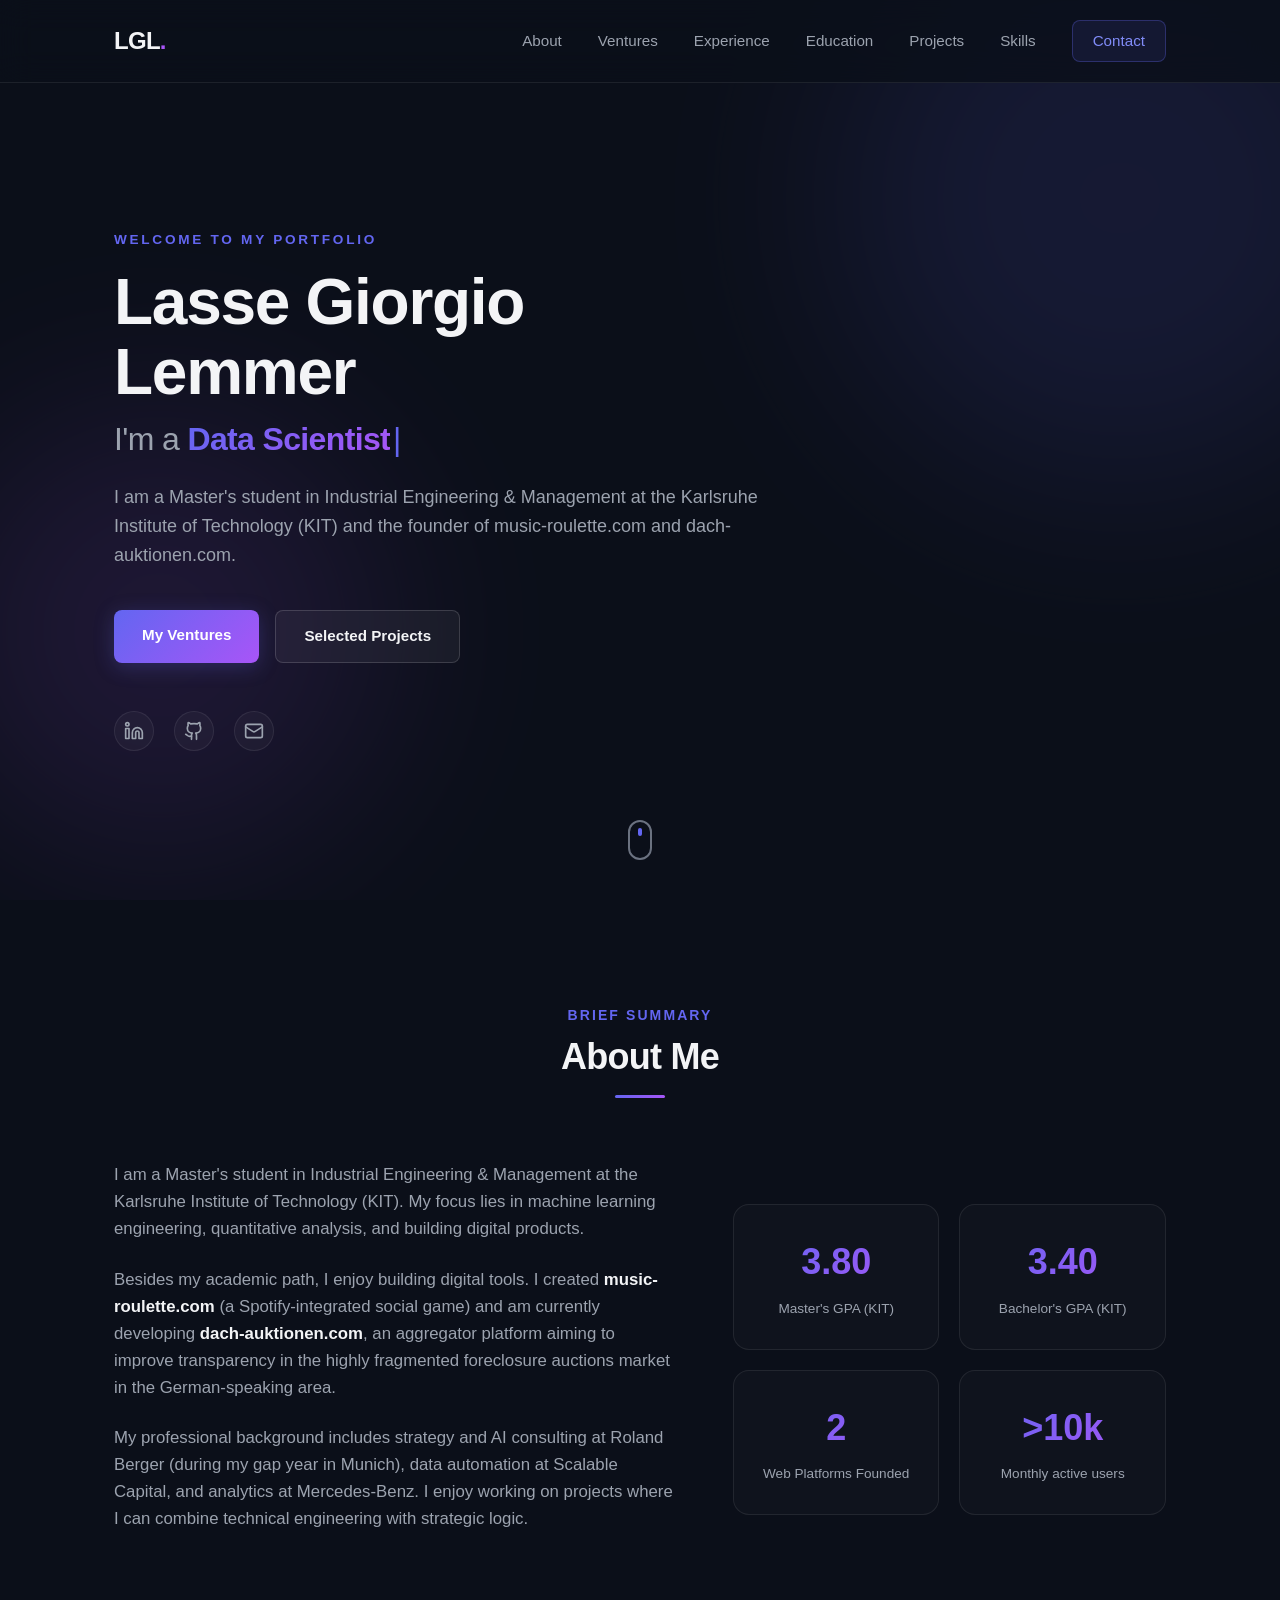
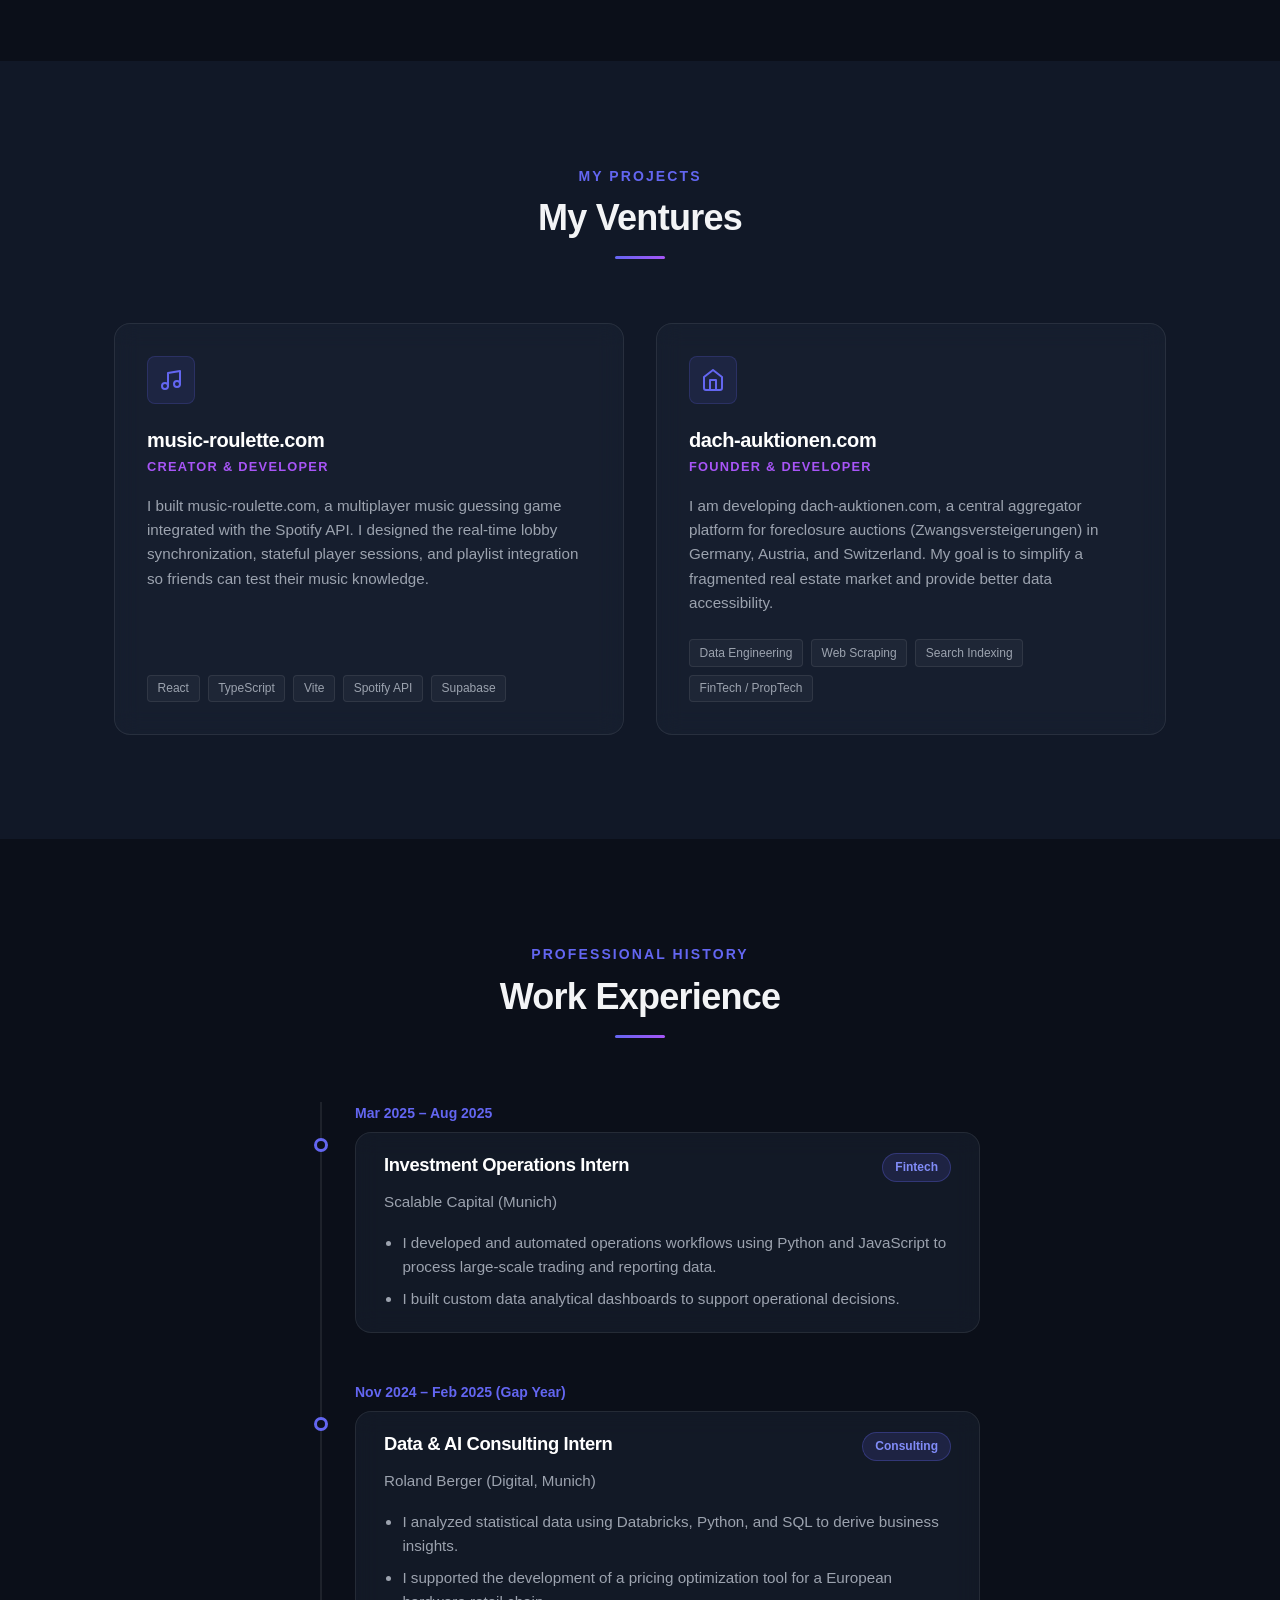
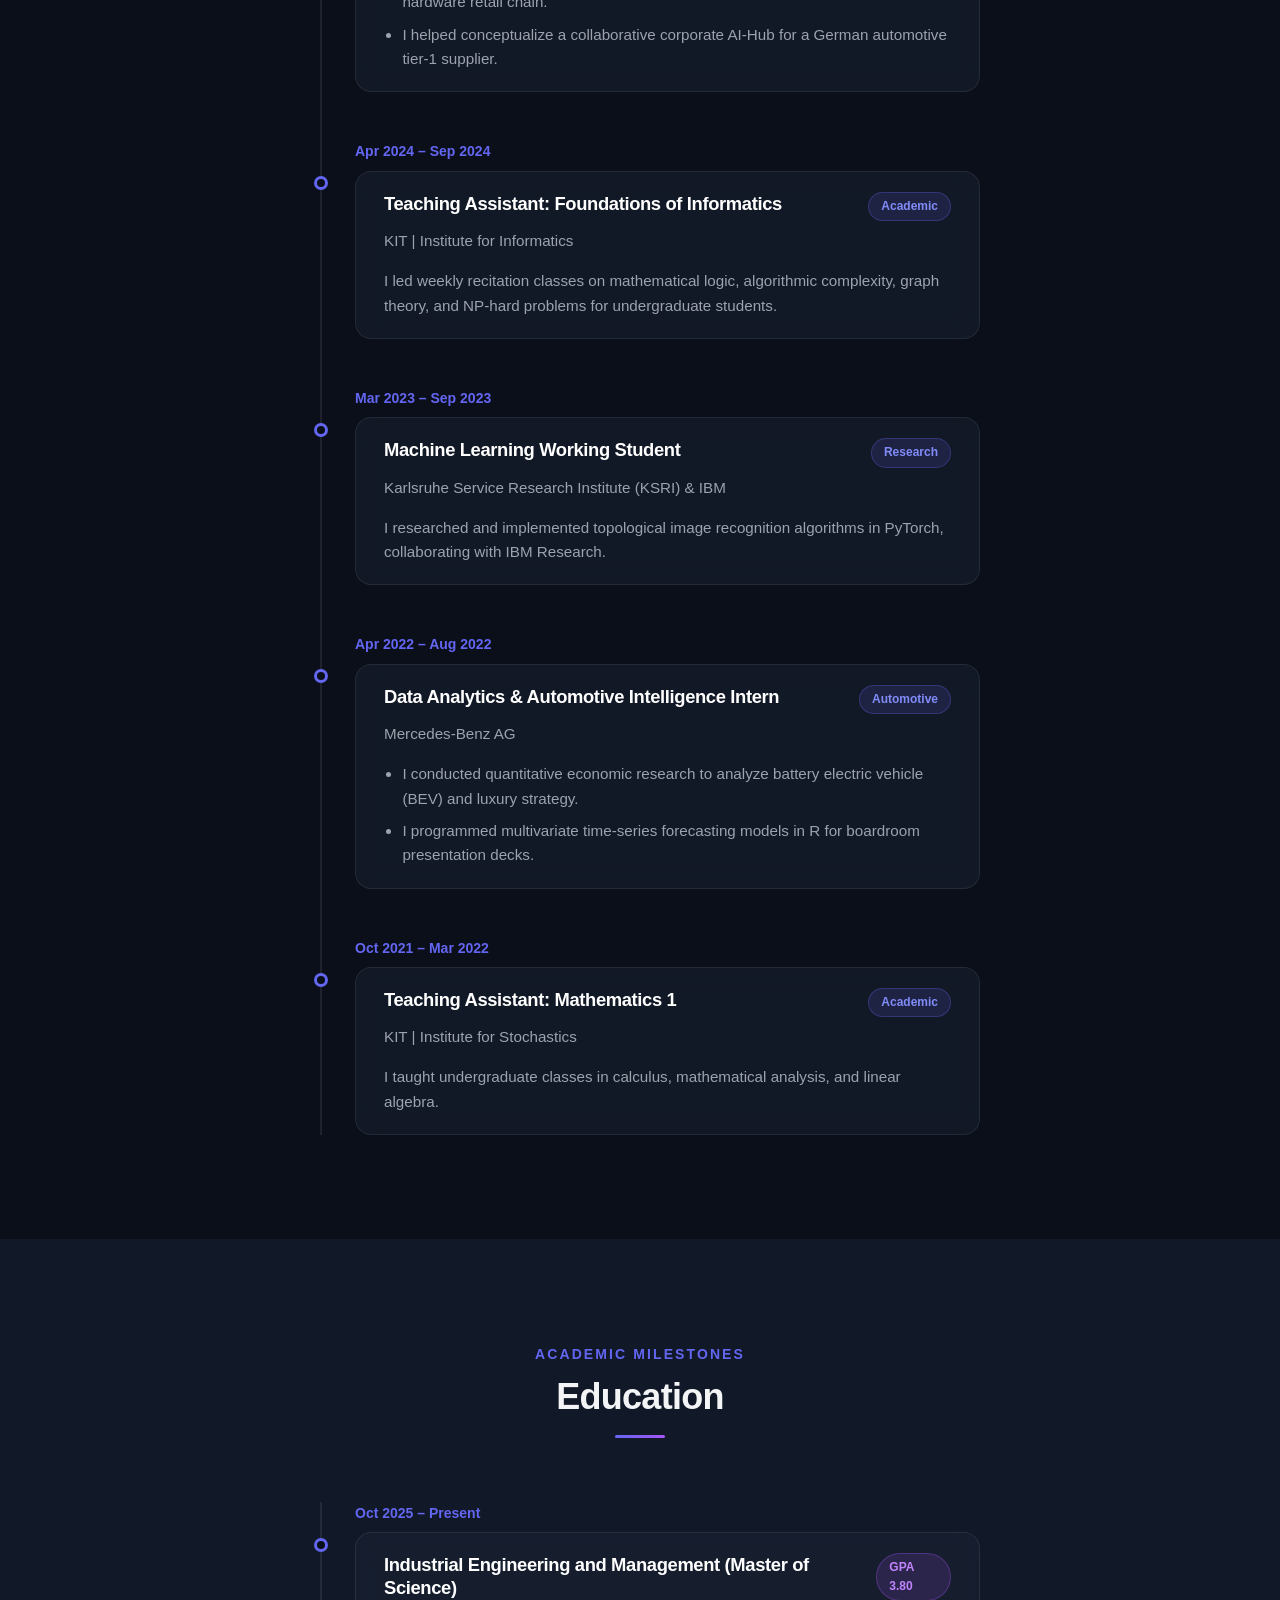
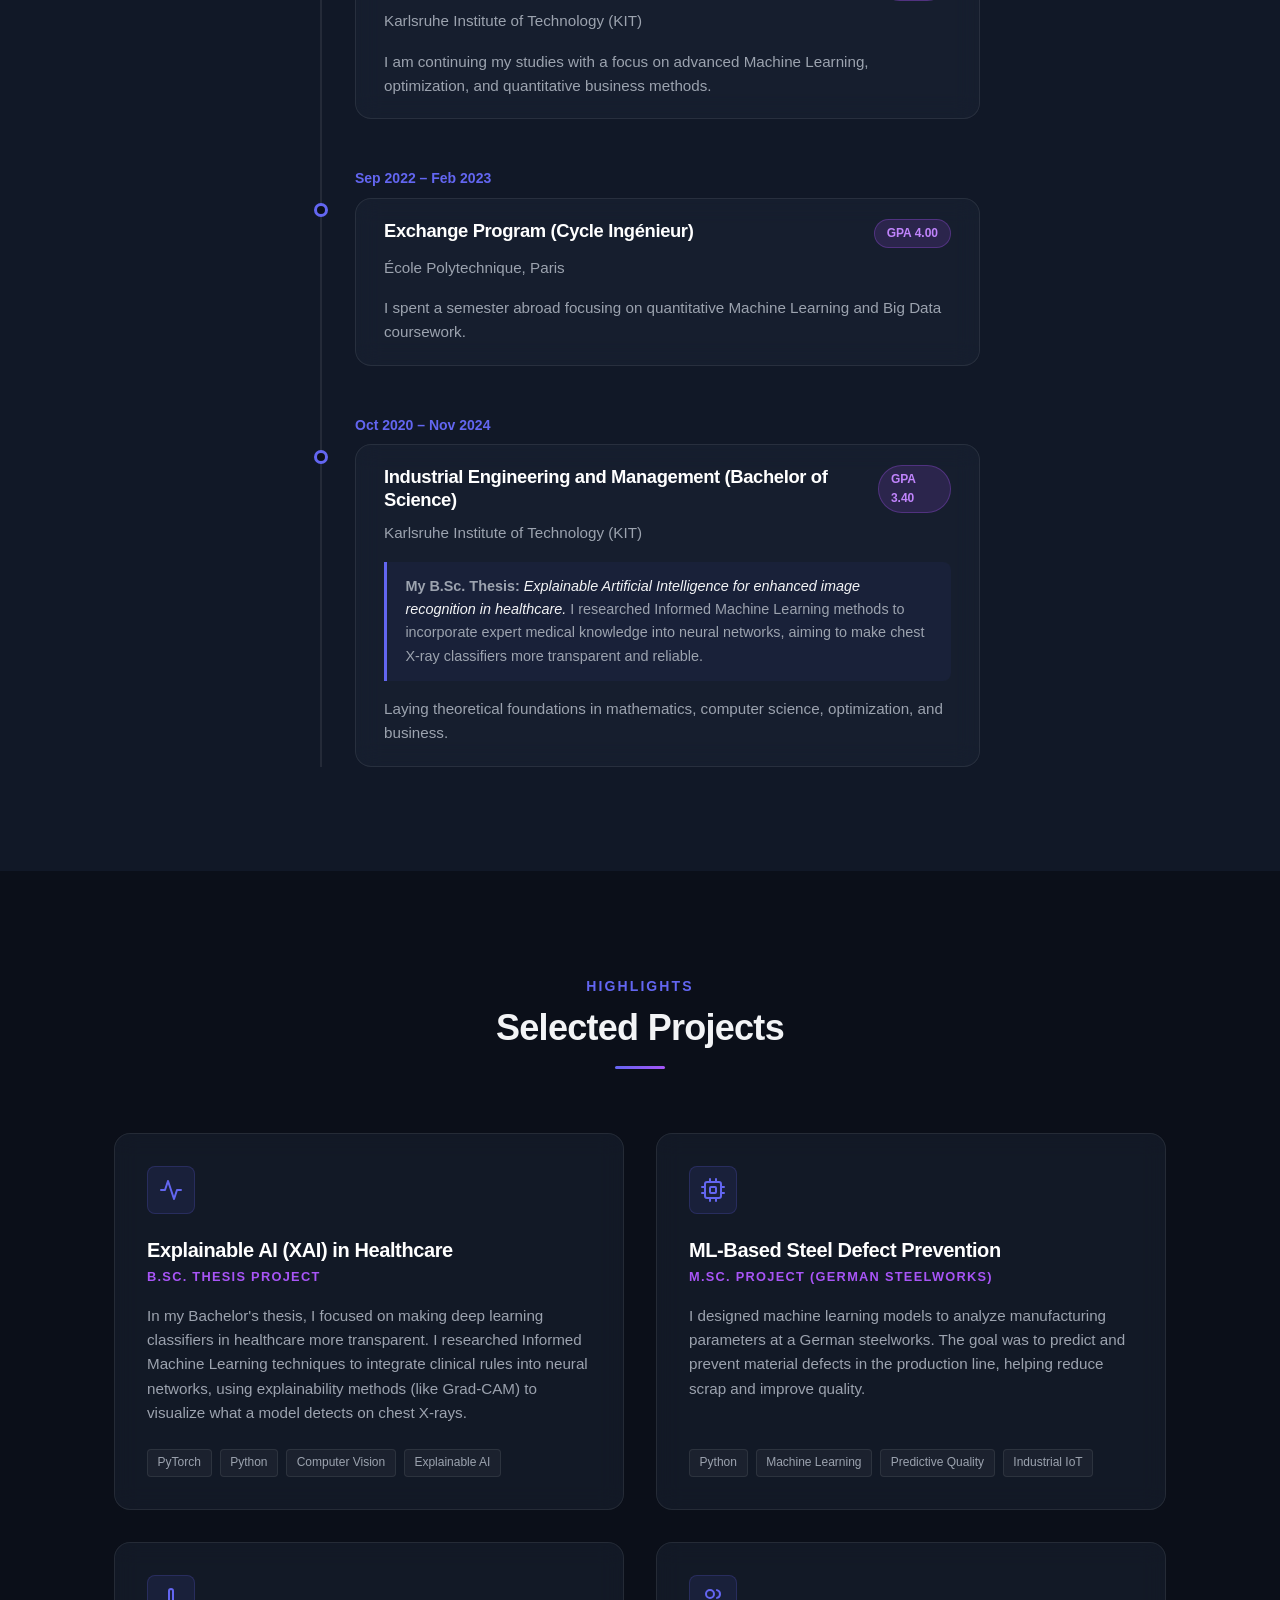
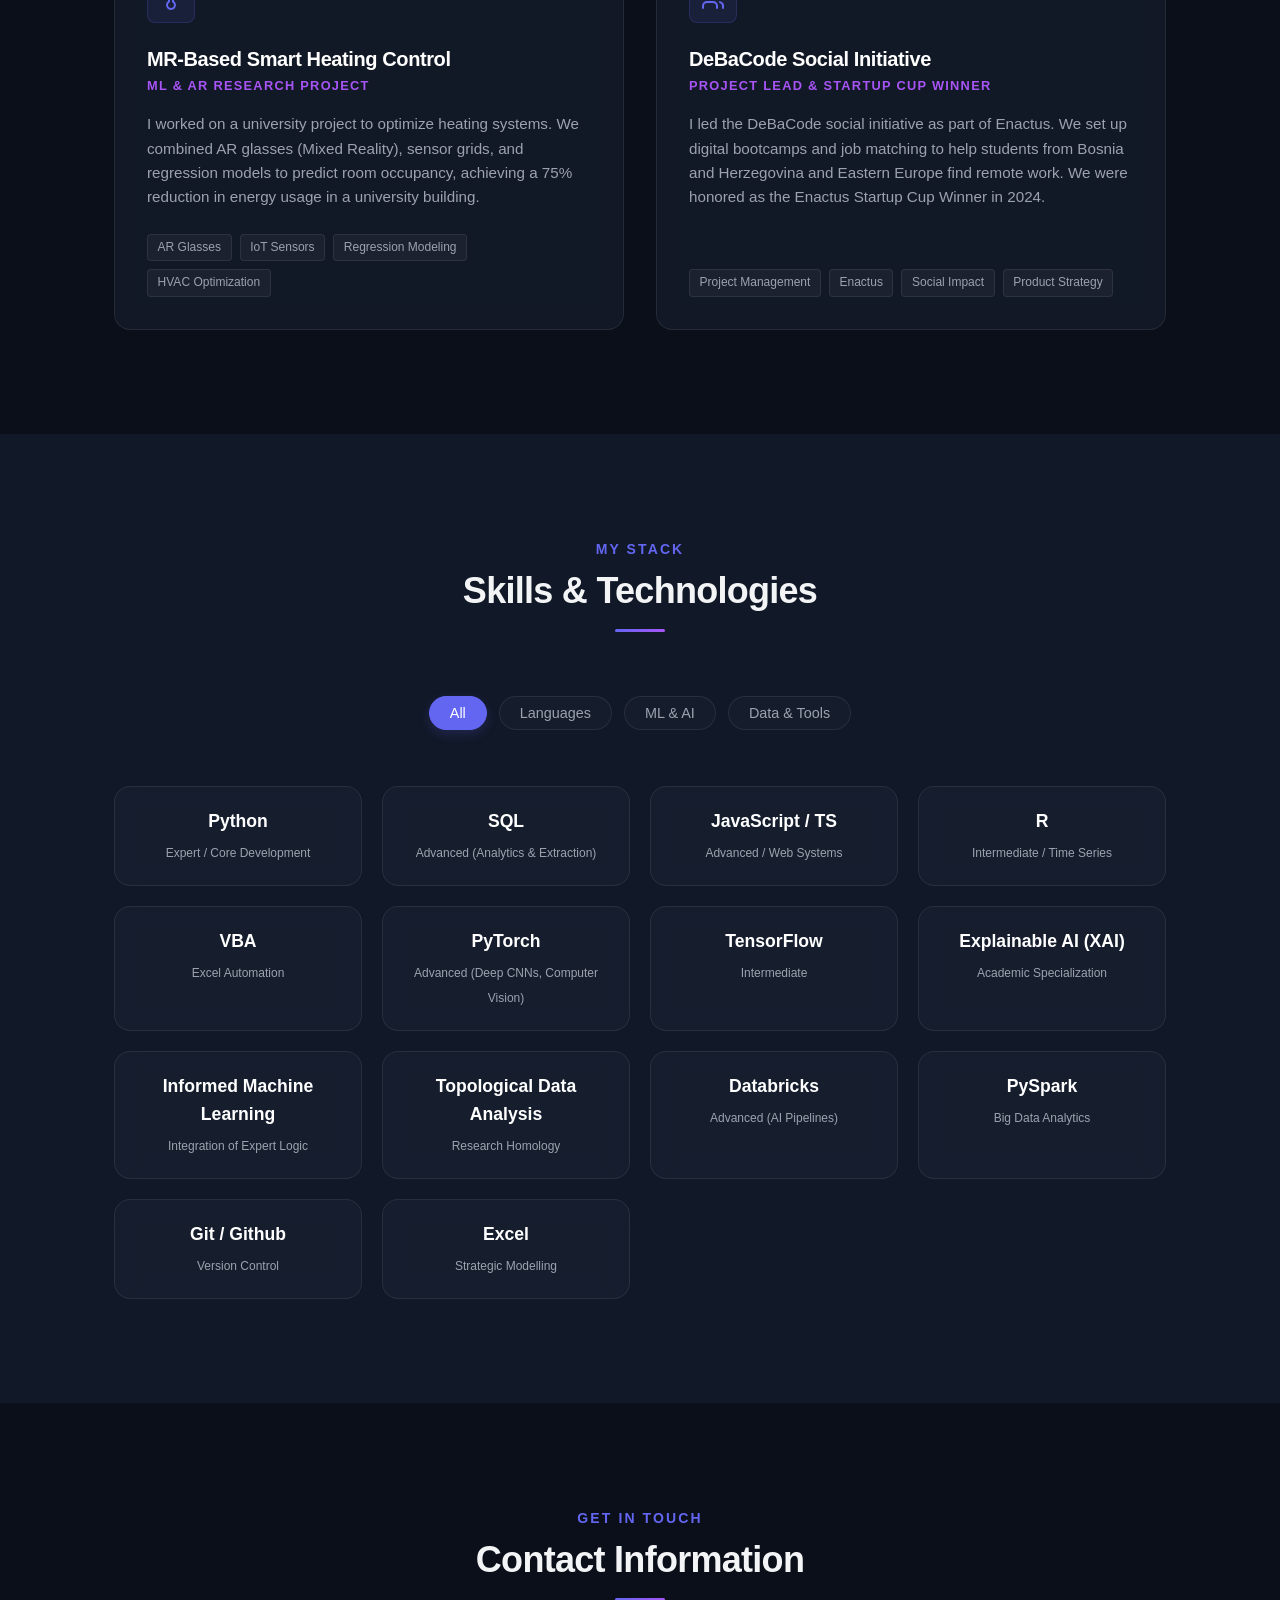
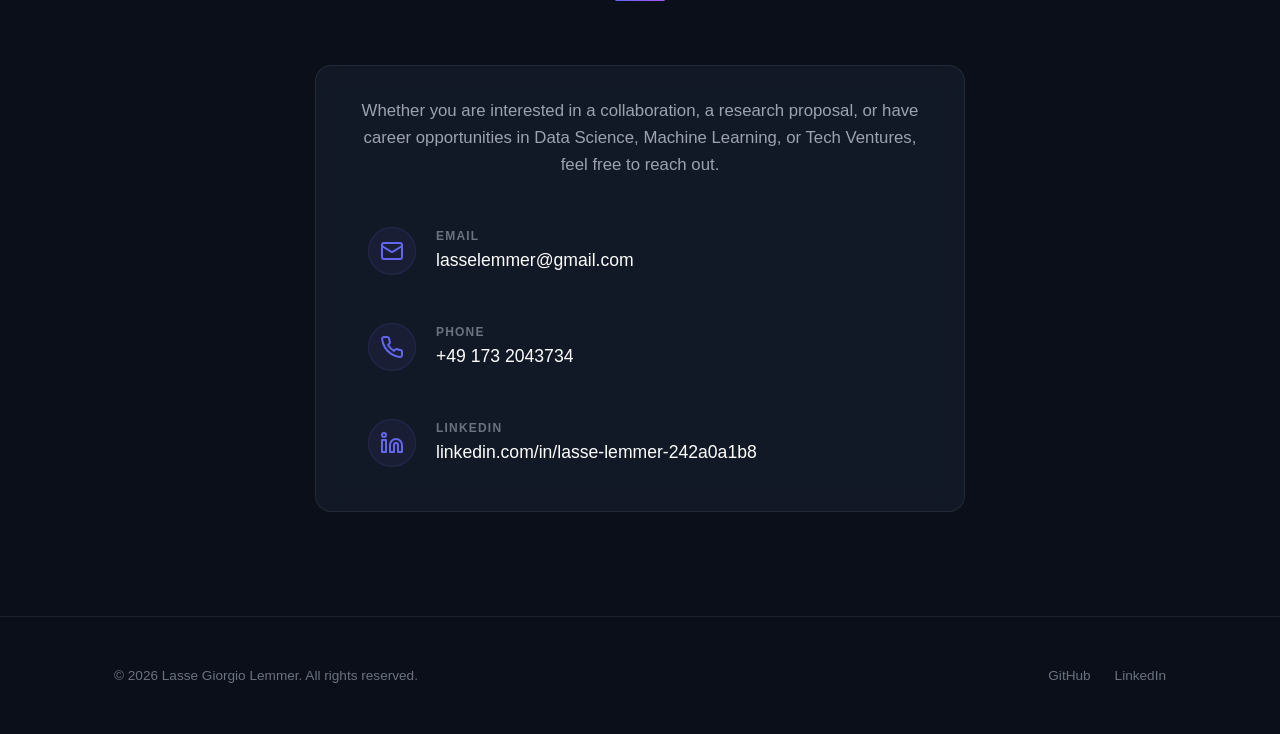
<file: index.html>
<!DOCTYPE html>
<html lang="en">

<head>
    <meta charset="UTF-8">
    <meta name="viewport" content="width=device-width, initial-scale=1.0">
    <title>Lasse Giorgio Lemmer | Data Scientist & Tech Founder</title>

    <!-- SEO Meta Tags -->
    <meta name="description"
        content="Personal portfolio of Lasse Giorgio Lemmer - Data Science & Machine Learning student at KIT, and founder of music-roulette.com and dach-auktionen.com.">
    <meta name="keywords"
        content="Lasse Lemmer, Lasse Giorgio Lemmer, Data Scientist, Machine Learning, KIT, Industrial Engineering, Roland Berger, Scalable Capital, Mercedes-Benz, music-roulette.com, dach-auktionen.com, AI, PyTorch, Founder">
    <meta name="robots" content="index, follow">
    <link rel="canonical" href="https://lasle.github.io/">

    <!-- Open Graph / Social Media -->
    <meta property="og:title" content="Lasse Giorgio Lemmer | Portfolio">
    <meta property="og:description"
        content="Personal portfolio of Lasse Giorgio Lemmer - Data Science, Machine Learning & Tech Ventures.">
    <meta property="og:type" content="website">
    <meta property="og:url" content="https://lasle.github.io/">

    <!-- JSON-LD Structured Data for Person (SEO Rich Snippets) -->
    <script type="application/ld+json">
    {
      "@context": "https://schema.org",
      "@type": "Person",
      "name": "Lasse Giorgio Lemmer",
      "additionalName": "Lasse Lemmer",
      "url": "https://lasle.github.io/",
      "sameAs": [
        "https://github.com/Lasle",
        "https://www.linkedin.com/in/lasse-lemmer-242a0a1b8/"
      ],
      "jobTitle": "Data Scientist & Tech Founder",
      "worksFor": [
        {
          "@type": "Organization",
          "name": "music-roulette.com"
        },
        {
          "@type": "Organization",
          "name": "dach-auktionen.com"
        }
      ],
      "alumniOf": {
        "@type": "EducationalOrganization",
        "name": "Karlsruhe Institute of Technology (KIT)"
      },
      "description": "Personal portfolio of Lasse Giorgio Lemmer - Data Science & Machine Learning student at KIT, and founder of music-roulette.com and dach-auktionen.com."
    }
    </script>

    <!-- Google Fonts -->
    <link rel="preconnect" href="https://fonts.googleapis.com">
    <link rel="preconnect" href="https://fonts.gstatic.com" crossorigin>
    <link
        href="https://fonts.googleapis.com/css2?family=Inter:wght@300;400;500;600;700&family=Outfit:wght@400;500;600;700;800&display=swap"
        rel="stylesheet">

    <!-- Content Security Policy for Github Pages -->
    <meta http-equiv="Content-Security-Policy"
        content="default-src 'self' https://fonts.googleapis.com https://fonts.gstatic.com; style-src 'self' 'unsafe-inline' https://fonts.googleapis.com; script-src 'self' 'unsafe-inline'; img-src 'self' data:;">

    <!-- Stylesheet -->
    <link rel="stylesheet" href="styles.css">
</head>

<body>

    <!-- Header Navigation -->
    <header class="main-header">
        <div class="header-container">
            <a href="#" class="logo">LGL<span>.</span></a>
            <button class="mobile-nav-toggle" aria-label="Toggle navigation" aria-controls="main-nav"
                aria-expanded="false">
                <span class="bar"></span>
                <span class="bar"></span>
                <span class="bar"></span>
            </button>
            <nav id="main-nav" class="nav-links">
                <a href="#about" class="nav-link">About</a>
                <a href="#ventures" class="nav-link">Ventures</a>
                <a href="#experience" class="nav-link">Experience</a>
                <a href="#education" class="nav-link">Education</a>
                <a href="#projects" class="nav-link">Projects</a>
                <a href="#skills" class="nav-link">Skills</a>
                <a href="#contact" class="nav-link btn-contact-nav">Contact</a>
            </nav>
        </div>
    </header>

    <main>
        <!-- Hero Section -->
        <section id="hero" class="hero-section">
            <div class="hero-bg-gradients">
                <div class="gradient-sphere sphere-1"></div>
                <div class="gradient-sphere sphere-2"></div>
            </div>

            <div class="container hero-container">
                <div class="hero-content">
                    <span class="hero-tagline">Welcome to my portfolio</span>
                    <h1 class="hero-title">Lasse Giorgio Lemmer</h1>
                    <h2 class="hero-subtitle"><span id="hero-prefix">I'm a&nbsp;</span><span id="typing-text" class="text-accent"></span><span
                            class="cursor">|</span></h2>
                    <p class="hero-description">
                        I am a Master's student in Industrial Engineering & Management at the Karlsruhe Institute of
                        Technology (KIT) and the founder of music-roulette.com and dach-auktionen.com.
                    </p>
                    <div class="hero-actions">
                        <a href="#ventures" class="btn btn-primary">My Ventures</a>
                        <a href="#projects" class="btn btn-secondary">Selected Projects</a>
                    </div>

                    <!-- Social quick links -->
                    <div class="social-links">
                        <a href="https://www.linkedin.com/in/lasse-lemmer-242a0a1b8/" target="_blank" rel="noopener noreferrer"
                            aria-label="LinkedIn Profile" id="linkedin-hero">
                            <svg xmlns="http://www.w3.org/2000/svg" width="20" height="20" viewBox="0 0 24 24"
                                fill="none" stroke="currentColor" stroke-width="2" stroke-linecap="round"
                                stroke-linejoin="round" class="lucide lucide-linkedin">
                                <path
                                    d="M16 8a6 6 0 0 1 6 6v7h-4v-7a2 2 0 0 0-2-2 2 2 0 0 0-2 2v7h-4v-7a6 6 0 0 1 6-6z" />
                                <rect width="4" height="12" x="2" y="9" />
                                <circle cx="4" cy="4" r="2" />
                            </svg>
                        </a>
                        <a href="https://github.com/Lasle" target="_blank" rel="noopener noreferrer"
                            aria-label="GitHub Profile" id="github-hero">
                            <svg xmlns="http://www.w3.org/2000/svg" width="20" height="20" viewBox="0 0 24 24"
                                fill="none" stroke="currentColor" stroke-width="2" stroke-linecap="round"
                                stroke-linejoin="round" class="lucide lucide-github">
                                <path
                                    d="M15 22v-4a4.8 4.8 0 0 0-1-3.5c3 0 6-2 6-5.5.08-1.25-.27-2.48-1-3.5.28-1.15.28-2.35 0-3.5 0 0-1 0-3 1.5-2.64-.5-5.36-.5-8 0C6 2 5 2 5 2c-.3 1.15-.3 2.35 0 3.5A5.403 5.403 0 0 0 4 9c0 3.5 3 5.5 6 5.5-.39.49-.68 1.05-.85 1.65-.17.6-.22 1.23-.15 1.85v4" />
                                <path d="M9 18c-4.51 2-5-2-7-2" />
                            </svg>
                        </a>
                        <a href="mailto:lasselemmer@gmail.com" aria-label="Send Email" id="email-hero">
                            <svg xmlns="http://www.w3.org/2000/svg" width="20" height="20" viewBox="0 0 24 24"
                                fill="none" stroke="currentColor" stroke-width="2" stroke-linecap="round"
                                stroke-linejoin="round" class="lucide lucide-mail">
                                <rect width="20" height="16" x="2" y="4" rx="2" />
                                <path d="m22 7-8.97 5.7a1.94 1.94 0 0 1-2.06 0L2 7" />
                            </svg>
                        </a>
                    </div>
                </div>
            </div>

            <a href="#about" class="scroll-indicator" aria-label="Scroll to About Section">
                <span class="mouse-wheel"></span>
            </a>
        </section>

        <!-- About Section -->
        <section id="about" class="section">
            <div class="container scroll-reveal">
                <div class="section-header">
                    <span class="subtitle">Brief Summary</span>
                    <h2 class="title">About Me</h2>
                    <div class="title-underline"></div>
                </div>

                <div class="about-grid">
                    <div class="about-text">
                        <p>
                            I am a Master's student in Industrial Engineering & Management at the Karlsruhe Institute of
                            Technology (KIT). My focus lies in machine learning engineering, quantitative analysis, and
                            building digital products.
                        </p>
                        <p>
                            Besides my academic path, I enjoy building digital tools. I created
                            <strong>music-roulette.com</strong> (a Spotify-integrated social game) and am currently
                            developing <strong>dach-auktionen.com</strong>, an aggregator platform aiming to improve
                            transparency in the highly fragmented foreclosure auctions market in the German-speaking
                            area.
                        </p>
                        <p>
                            My professional background includes strategy and AI consulting at Roland Berger (during my
                            gap year in Munich), data automation at Scalable Capital, and analytics at Mercedes-Benz. I
                            enjoy working on projects where I can combine technical engineering with strategic logic.
                        </p>
                    </div>
                    <div class="about-stats">
                        <div class="stat-card">
                            <span class="stat-num">3.80</span>
                            <span class="stat-lbl">Master's GPA (KIT)</span>
                        </div>
                        <div class="stat-card">
                            <span class="stat-num">3.40</span>
                            <span class="stat-lbl">Bachelor's GPA (KIT)</span>
                        </div>
                        <div class="stat-card">
                            <span class="stat-num">2</span>
                            <span class="stat-lbl">Web Platforms Founded</span>
                        </div>
                        <div class="stat-card">
                            <span class="stat-num">&gt;10k</span>
                            <span class="stat-lbl">Monthly active users</span>
                        </div>
                    </div>
                </div>
            </div>
        </section>

        <!-- Ventures Section -->
        <section id="ventures" class="section bg-light-dark">
            <div class="container scroll-reveal">
                <div class="section-header">
                    <span class="subtitle">My Projects</span>
                    <h2 class="title">My Ventures</h2>
                    <div class="title-underline"></div>
                </div>

                <div class="projects-grid">
                    <!-- Venture 1: music-roulette.com -->
                    <div class="project-card card">
                        <div class="project-icon-wrapper">
                            <svg xmlns="http://www.w3.org/2000/svg" width="24" height="24" viewBox="0 0 24 24"
                                fill="none" stroke="currentColor" stroke-width="2" stroke-linecap="round"
                                stroke-linejoin="round" class="lucide lucide-music">
                                <path d="M9 18V5l12-2v13" />
                                <circle cx="6" cy="18" r="3" />
                                <circle cx="18" cy="16" r="3" />
                            </svg>
                        </div>
                        <h3>music-roulette.com</h3>
                        <p class="project-tag">Creator & Developer</p>
                        <p class="project-desc">
                            I built music-roulette.com, a multiplayer music guessing game integrated with the Spotify
                            API. I designed the real-time lobby synchronization, stateful player sessions, and playlist
                            integration so friends can test their music knowledge.
                        </p>
                        <div class="project-tech">
                            <span>React</span>
                            <span>TypeScript</span>
                            <span>Vite</span>
                            <span>Spotify API</span>
                            <span>Supabase</span>
                        </div>
                    </div>

                    <!-- Venture 2: dach-auktionen.com -->
                    <div class="project-card card">
                        <div class="project-icon-wrapper">
                            <svg xmlns="http://www.w3.org/2000/svg" width="24" height="24" viewBox="0 0 24 24"
                                fill="none" stroke="currentColor" stroke-width="2" stroke-linecap="round"
                                stroke-linejoin="round" class="lucide lucide-home">
                                <path d="m3 9 9-7 9 7v11a2 2 0 0 1-2 2H5a2 2 0 0 1-2-2z" />
                                <polyline points="9 22 9 12 15 12 15 22" />
                            </svg>
                        </div>
                        <h3>dach-auktionen.com</h3>
                        <p class="project-tag">Founder & Developer</p>
                        <p class="project-desc">
                            I am developing dach-auktionen.com, a central aggregator platform for foreclosure auctions
                            (Zwangsversteigerungen) in Germany, Austria, and Switzerland. My goal is to simplify a
                            fragmented real estate market and provide better data accessibility.
                        </p>
                        <div class="project-tech">
                            <span>Data Engineering</span>
                            <span>Web Scraping</span>
                            <span>Search Indexing</span>
                            <span>FinTech / PropTech</span>
                        </div>
                    </div>
                </div>
            </div>
        </section>

        <!-- Experience Section -->
        <section id="experience" class="section">
            <div class="container scroll-reveal">
                <div class="section-header">
                    <span class="subtitle">Professional History</span>
                    <h2 class="title">Work Experience</h2>
                    <div class="title-underline"></div>
                </div>

                <div class="timeline">
                    <!-- Scalable Capital -->
                    <div class="timeline-item">
                        <div class="timeline-dot"></div>
                        <div class="timeline-date">Mar 2025 – Aug 2025</div>
                        <div class="timeline-content card">
                            <div class="card-header-flex">
                                <h3>Investment Operations Intern</h3>
                                <span class="badge badge-work">Fintech</span>
                            </div>
                            <span class="company">Scalable Capital (Munich)</span>
                            <ul class="timeline-bullets">
                                <li>I developed and automated operations workflows using Python and JavaScript to
                                    process large-scale trading and reporting data.</li>
                                <li>I built custom data analytical dashboards to support operational decisions.</li>
                            </ul>
                        </div>
                    </div>

                    <!-- Roland Berger -->
                    <div class="timeline-item">
                        <div class="timeline-dot"></div>
                        <div class="timeline-date">Nov 2024 – Feb 2025 (Gap Year)</div>
                        <div class="timeline-content card">
                            <div class="card-header-flex">
                                <h3>Data & AI Consulting Intern</h3>
                                <span class="badge badge-work">Consulting</span>
                            </div>
                            <span class="company">Roland Berger (Digital, Munich)</span>
                            <ul class="timeline-bullets">
                                <li>I analyzed statistical data using Databricks, Python, and SQL to derive business
                                    insights.</li>
                                <li>I supported the development of a pricing optimization tool for a European hardware
                                    retail chain.</li>
                                <li>I helped conceptualize a collaborative corporate AI-Hub for a German automotive
                                    tier-1 supplier.</li>
                            </ul>
                        </div>
                    </div>

                    <!-- Informatics Tutor -->
                    <div class="timeline-item">
                        <div class="timeline-dot"></div>
                        <div class="timeline-date">Apr 2024 – Sep 2024</div>
                        <div class="timeline-content card">
                            <div class="card-header-flex">
                                <h3>Teaching Assistant: Foundations of Informatics</h3>
                                <span class="badge badge-work">Academic</span>
                            </div>
                            <span class="company">KIT | Institute for Informatics</span>
                            <p class="timeline-desc">
                                I led weekly recitation classes on mathematical logic, algorithmic complexity, graph
                                theory, and NP-hard problems for undergraduate students.
                            </p>
                        </div>
                    </div>

                    <!-- KSRI Working Student -->
                    <div class="timeline-item">
                        <div class="timeline-dot"></div>
                        <div class="timeline-date">Mar 2023 – Sep 2023</div>
                        <div class="timeline-content card">
                            <div class="card-header-flex">
                                <h3>Machine Learning Working Student</h3>
                                <span class="badge badge-work">Research</span>
                            </div>
                            <span class="company">Karlsruhe Service Research Institute (KSRI) & IBM</span>
                            <p class="timeline-desc">
                                I researched and implemented topological image recognition algorithms in PyTorch,
                                collaborating with IBM Research.
                            </p>
                        </div>
                    </div>

                    <!-- Mercedes Benz -->
                    <div class="timeline-item">
                        <div class="timeline-dot"></div>
                        <div class="timeline-date">Apr 2022 – Aug 2022</div>
                        <div class="timeline-content card">
                            <div class="card-header-flex">
                                <h3>Data Analytics & Automotive Intelligence Intern</h3>
                                <span class="badge badge-work">Automotive</span>
                            </div>
                            <span class="company">Mercedes-Benz AG</span>
                            <ul class="timeline-bullets">
                                <li>I conducted quantitative economic research to analyze battery electric vehicle (BEV)
                                    and luxury strategy.</li>
                                <li>I programmed multivariate time-series forecasting models in R for boardroom
                                    presentation decks.</li>
                            </ul>
                        </div>
                    </div>

                    <!-- Stochastics Tutor -->
                    <div class="timeline-item">
                        <div class="timeline-dot"></div>
                        <div class="timeline-date">Oct 2021 – Mar 2022</div>
                        <div class="timeline-content card">
                            <div class="card-header-flex">
                                <h3>Teaching Assistant: Mathematics 1</h3>
                                <span class="badge badge-work">Academic</span>
                            </div>
                            <span class="company">KIT | Institute for Stochastics</span>
                            <p class="timeline-desc">
                                I taught undergraduate classes in calculus, mathematical analysis, and linear algebra.
                            </p>
                        </div>
                    </div>
                </div>
            </div>
        </section>

        <!-- Education Section -->
        <section id="education" class="section bg-light-dark">
            <div class="container scroll-reveal">
                <div class="section-header">
                    <span class="subtitle">Academic Milestones</span>
                    <h2 class="title">Education</h2>
                    <div class="title-underline"></div>
                </div>

                <div class="timeline">
                    <!-- KIT Master -->
                    <div class="timeline-item">
                        <div class="timeline-dot"></div>
                        <div class="timeline-date">Oct 2025 – Present</div>
                        <div class="timeline-content card">
                            <div class="card-header-flex">
                                <h3>Industrial Engineering and Management (Master of Science)</h3>
                                <span class="badge badge-gpa">GPA 3.80</span>
                            </div>
                            <span class="institution">Karlsruhe Institute of Technology (KIT)</span>
                            <p class="timeline-desc">
                                I am continuing my studies with a focus on advanced Machine Learning, optimization, and
                                quantitative business methods.
                            </p>
                        </div>
                    </div>

                    <!-- École Polytechnique Exchange -->
                    <div class="timeline-item">
                        <div class="timeline-dot"></div>
                        <div class="timeline-date">Sep 2022 – Feb 2023</div>
                        <div class="timeline-content card">
                            <div class="card-header-flex">
                                <h3>Exchange Program (Cycle Ingénieur)</h3>
                                <span class="badge badge-gpa">GPA 4.00</span>
                            </div>
                            <span class="institution">École Polytechnique, Paris</span>
                            <p class="timeline-desc">
                                I spent a semester abroad focusing on quantitative Machine Learning and Big Data
                                coursework.
                            </p>
                        </div>
                    </div>

                    <!-- KIT Bachelor -->
                    <div class="timeline-item">
                        <div class="timeline-dot"></div>
                        <div class="timeline-date">Oct 2020 – Nov 2024</div>
                        <div class="timeline-content card">
                            <div class="card-header-flex">
                                <h3>Industrial Engineering and Management (Bachelor of Science)</h3>
                                <span class="badge badge-gpa">GPA 3.40</span>
                            </div>
                            <span class="institution">Karlsruhe Institute of Technology (KIT)</span>
                            <div class="thesis-highlight">
                                <strong>My B.Sc. Thesis:</strong> <em>Explainable Artificial Intelligence for enhanced
                                    image recognition in healthcare.</em> I researched Informed Machine Learning methods
                                to incorporate expert medical knowledge into neural networks, aiming to make chest X-ray
                                classifiers more transparent and reliable.
                            </div>
                            <p class="timeline-desc">
                                Laying theoretical foundations in mathematics, computer science, optimization, and
                                business.
                            </p>
                        </div>
                    </div>
                </div>
            </div>
        </section>

        <!-- Projects Showcase Section -->
        <section id="projects" class="section">
            <div class="container scroll-reveal">
                <div class="section-header">
                    <span class="subtitle">Highlights</span>
                    <h2 class="title">Selected Projects</h2>
                    <div class="title-underline"></div>
                </div>

                <div class="projects-grid">
                    <!-- Project 1: XAI in Healthcare -->
                    <div class="project-card card">
                        <div class="project-icon-wrapper">
                            <svg xmlns="http://www.w3.org/2000/svg" width="24" height="24" viewBox="0 0 24 24"
                                fill="none" stroke="currentColor" stroke-width="2" stroke-linecap="round"
                                stroke-linejoin="round" class="lucide lucide-activity">
                                <path d="M22 12h-4l-3 9L9 3l-3 9H2" />
                            </svg>
                        </div>
                        <h3>Explainable AI (XAI) in Healthcare</h3>
                        <p class="project-tag">B.Sc. Thesis Project</p>
                        <p class="project-desc">
                            In my Bachelor's thesis, I focused on making deep learning classifiers in healthcare more
                            transparent. I researched Informed Machine Learning techniques to integrate clinical rules
                            into neural networks, using explainability methods (like Grad-CAM) to visualize what a model
                            detects on chest X-rays.
                        </p>
                        <div class="project-tech">
                            <span>PyTorch</span>
                            <span>Python</span>
                            <span>Computer Vision</span>
                            <span>Explainable AI</span>
                        </div>
                    </div>

                    <!-- Project 2: Steelworks Defect Reduction -->
                    <div class="project-card card">
                        <div class="project-icon-wrapper">
                            <svg xmlns="http://www.w3.org/2000/svg" width="24" height="24" viewBox="0 0 24 24"
                                fill="none" stroke="currentColor" stroke-width="2" stroke-linecap="round"
                                stroke-linejoin="round" class="lucide lucide-cpu">
                                <rect width="16" height="16" x="4" y="4" rx="2" />
                                <rect width="6" height="6" x="9" y="9" rx="1" />
                                <path d="M9 1v3" />
                                <path d="M15 1v3" />
                                <path d="M9 20v3" />
                                <path d="M15 20v3" />
                                <path d="M20 9h3" />
                                <path d="M20 15h3" />
                                <path d="M1 9h3" />
                                <path d="M1 15h3" />
                            </svg>
                        </div>
                        <h3>ML-Based Steel Defect Prevention</h3>
                        <p class="project-tag">M.Sc. Project (German Steelworks)</p>
                        <p class="project-desc">
                            I designed machine learning models to analyze manufacturing parameters at a German
                            steelworks. The goal was to predict and prevent material defects in the production line,
                            helping reduce scrap and improve quality.
                        </p>
                        <div class="project-tech">
                            <span>Python</span>
                            <span>Machine Learning</span>
                            <span>Predictive Quality</span>
                            <span>Industrial IoT</span>
                        </div>
                    </div>

                    <!-- Project 3: Mixed Reality Smart Heating -->
                    <div class="project-card card">
                        <div class="project-icon-wrapper">
                            <svg xmlns="http://www.w3.org/2000/svg" width="24" height="24" viewBox="0 0 24 24"
                                fill="none" stroke="currentColor" stroke-width="2" stroke-linecap="round"
                                stroke-linejoin="round" class="lucide lucide-thermometer">
                                <path d="M14 4v10.54a4 4 0 1 1-4 0V4a2 2 0 0 1 4 0Z" />
                            </svg>
                        </div>
                        <h3>MR-Based Smart Heating Control</h3>
                        <p class="project-tag">ML & AR Research Project</p>
                        <p class="project-desc">
                            I worked on a university project to optimize heating systems. We combined AR glasses (Mixed
                            Reality), sensor grids, and regression models to predict room occupancy, achieving a 75%
                            reduction in energy usage in a university building.
                        </p>
                        <div class="project-tech">
                            <span>AR Glasses</span>
                            <span>IoT Sensors</span>
                            <span>Regression Modeling</span>
                            <span>HVAC Optimization</span>
                        </div>
                    </div>

                    <!-- Project 4: DeBaCode (Enactus) -->
                    <div class="project-card card">
                        <div class="project-icon-wrapper">
                            <svg xmlns="http://www.w3.org/2000/svg" width="24" height="24" viewBox="0 0 24 24"
                                fill="none" stroke="currentColor" stroke-width="2" stroke-linecap="round"
                                stroke-linejoin="round" class="lucide lucide-users">
                                <path d="M16 21v-2a4 4 0 0 0-4-4H6a4 4 0 0 0-4 4v2" />
                                <circle cx="9" cy="7" r="4" />
                                <path d="M22 21v-2a4 4 0 0 0-3-3.87" />
                                <path d="M16 3.13a4 4 0 0 1 0 7.75" />
                            </svg>
                        </div>
                        <h3>DeBaCode Social Initiative</h3>
                        <p class="project-tag">Project Lead & Startup Cup Winner</p>
                        <p class="project-desc">
                            I led the DeBaCode social initiative as part of Enactus. We set up digital bootcamps and job
                            matching to help students from Bosnia and Herzegovina and Eastern Europe find remote work.
                            We were honored as the Enactus Startup Cup Winner in 2024.
                        </p>
                        <div class="project-tech">
                            <span>Project Management</span>
                            <span>Enactus</span>
                            <span>Social Impact</span>
                            <span>Product Strategy</span>
                        </div>
                    </div>
                </div>
            </div>
        </section>

        <!-- Skills Section -->
        <section id="skills" class="section bg-light-dark">
            <div class="container scroll-reveal">
                <div class="section-header">
                    <span class="subtitle">My Stack</span>
                    <h2 class="title">Skills & Technologies</h2>
                    <div class="title-underline"></div>
                </div>

                <div class="skills-filter">
                    <button class="filter-btn active" data-filter="all">All</button>
                    <button class="filter-btn" data-filter="languages">Languages</button>
                    <button class="filter-btn" data-filter="ml-ai">ML & AI</button>
                    <button class="filter-btn" data-filter="data-cloud">Data & Tools</button>
                </div>

                <div class="skills-grid">
                    <!-- Languages -->
                    <div class="skill-item card" data-category="languages">
                        <span class="skill-name">Python</span>
                        <span class="skill-level">Expert / Core Development</span>
                    </div>
                    <div class="skill-item card" data-category="languages">
                        <span class="skill-name">SQL</span>
                        <span class="skill-level">Advanced (Analytics & Extraction)</span>
                    </div>
                    <div class="skill-item card" data-category="languages">
                        <span class="skill-name">JavaScript / TS</span>
                        <span class="skill-level">Advanced / Web Systems</span>
                    </div>
                    <div class="skill-item card" data-category="languages">
                        <span class="skill-name">R</span>
                        <span class="skill-level">Intermediate / Time Series</span>
                    </div>
                    <div class="skill-item card" data-category="languages">
                        <span class="skill-name">VBA</span>
                        <span class="skill-level">Excel Automation</span>
                    </div>

                    <!-- ML & AI -->
                    <div class="skill-item card" data-category="ml-ai">
                        <span class="skill-name">PyTorch</span>
                        <span class="skill-level">Advanced (Deep CNNs, Computer Vision)</span>
                    </div>
                    <div class="skill-item card" data-category="ml-ai">
                        <span class="skill-name">TensorFlow</span>
                        <span class="skill-level">Intermediate</span>
                    </div>
                    <div class="skill-item card" data-category="ml-ai">
                        <span class="skill-name">Explainable AI (XAI)</span>
                        <span class="skill-level">Academic Specialization</span>
                    </div>
                    <div class="skill-item card" data-category="ml-ai">
                        <span class="skill-name">Informed Machine Learning</span>
                        <span class="skill-level">Integration of Expert Logic</span>
                    </div>
                    <div class="skill-item card" data-category="ml-ai">
                        <span class="skill-name">Topological Data Analysis</span>
                        <span class="skill-level">Research Homology</span>
                    </div>

                    <!-- Data & Tools -->
                    <div class="skill-item card" data-category="data-cloud">
                        <span class="skill-name">Databricks</span>
                        <span class="skill-level">Advanced (AI Pipelines)</span>
                    </div>
                    <div class="skill-item card" data-category="data-cloud">
                        <span class="skill-name">PySpark</span>
                        <span class="skill-level">Big Data Analytics</span>
                    </div>
                    <div class="skill-item card" data-category="data-cloud">
                        <span class="skill-name">Git / Github</span>
                        <span class="skill-level">Version Control</span>
                    </div>
                    <div class="skill-item card" data-category="data-cloud">
                        <span class="skill-name">Excel</span>
                        <span class="skill-level">Strategic Modelling</span>
                    </div>
                </div>
            </div>
        </section>

        <!-- Contact Section -->
        <section id="contact" class="section">
            <div class="container scroll-reveal">
                <div class="section-header">
                    <span class="subtitle">Get in Touch</span>
                    <h2 class="title">Contact Information</h2>
                    <div class="title-underline"></div>
                </div>

                <div class="contact-card card">
                    <div class="contact-details">
                        <p class="contact-intro">
                            Whether you are interested in a collaboration, a research proposal, or have career
                            opportunities in Data Science, Machine Learning, or Tech Ventures, feel free to reach out.
                        </p>

                        <div class="contact-info-list">
                            <!-- Email -->
                            <div class="contact-info-item">
                                <div class="contact-icon">
                                    <svg xmlns="http://www.w3.org/2000/svg" width="24" height="24" viewBox="0 0 24 24"
                                        fill="none" stroke="currentColor" stroke-width="2" stroke-linecap="round"
                                        stroke-linejoin="round" class="lucide lucide-mail">
                                        <rect width="20" height="16" x="2" y="4" rx="2" />
                                        <path d="m22 7-8.97 5.7a1.94 1.94 0 0 1-2.06 0L2 7" />
                                    </svg>
                                </div>
                                <div class="contact-info-text">
                                    <span class="label">Email</span>
                                    <a href="mailto:lasselemmer@gmail.com" class="value"
                                        id="email-contact">lasselemmer@gmail.com</a>
                                </div>
                            </div>

                            <!-- Phone -->
                            <div class="contact-info-item">
                                <div class="contact-icon">
                                    <svg xmlns="http://www.w3.org/2000/svg" width="24" height="24" viewBox="0 0 24 24"
                                        fill="none" stroke="currentColor" stroke-width="2" stroke-linecap="round"
                                        stroke-linejoin="round" class="lucide lucide-phone">
                                        <path
                                            d="M22 16.92v3a2 2 0 0 1-2.18 2 19.79 19.79 0 0 1-8.63-3.07 19.5 19.5 0 0 1-6-6 19.79 19.79 0 0 1-3.07-8.67A2 2 0 0 1 4.11 2h3a2 2 0 0 1 2 1.72 12.84 12.84 0 0 0 .7 2.81 2 2 0 0 1-.45 2.11L8.09 9.91a16 16 0 0 0 6 6l1.27-1.27a2 2 0 0 1 2.11-.45 12.84 12.84 0 0 0 2.81.7A2 2 0 0 1 22 16.92z" />
                                    </svg>
                                </div>
                                <div class="contact-info-text">
                                    <span class="label">Phone</span>
                                    <a href="tel:+491732043734" class="value" id="phone-contact">+49 173 2043734</a>
                                </div>
                            </div>

                            <!-- LinkedIn -->
                            <div class="contact-info-item">
                                <div class="contact-icon">
                                    <svg xmlns="http://www.w3.org/2000/svg" width="24" height="24" viewBox="0 0 24 24"
                                        fill="none" stroke="currentColor" stroke-width="2" stroke-linecap="round"
                                        stroke-linejoin="round" class="lucide lucide-linkedin">
                                        <path
                                            d="M16 8a6 6 0 0 1 6 6v7h-4v-7a2 2 0 0 0-2-2 2 2 0 0 0-2 2v7h-4v-7a6 6 0 0 1 6-6z" />
                                        <rect width="4" height="12" x="2" y="9" />
                                        <circle cx="4" cy="4" r="2" />
                                    </svg>
                                </div>
                                <div class="contact-info-text">
                                    <span class="label">LinkedIn</span>
                                     <a href="https://www.linkedin.com/in/lasse-lemmer-242a0a1b8/" target="_blank"
                                         rel="noopener noreferrer" class="value"
                                         id="linkedin-contact">linkedin.com/in/lasse-lemmer-242a0a1b8</a>
                                </div>
                            </div>
                        </div>
                    </div>
                </div>
            </div>
        </section>
    </main>

    <!-- Footer -->
    <footer class="main-footer">
        <div class="container footer-container">
            <p class="copyright">&copy; 2026 Lasse Giorgio Lemmer. All rights reserved.</p>
            <div class="footer-links">
                <a href="https://github.com/Lasle" target="_blank" rel="noopener noreferrer">GitHub</a>
                <a href="https://www.linkedin.com/in/lasse-lemmer-242a0a1b8/" target="_blank" rel="noopener noreferrer">LinkedIn</a>
            </div>
        </div>
    </footer>

    <!-- JavaScript logic -->
    <script src="script.js"></script>
</body>

</html>
</file>
<file: styles.css>
/* ==========================================================================
   DESIGN SYSTEM & CUSTOM PROPERTIES
   ========================================================================== */
:root {
    /* Color Palette */
    --bg-main: #0b0f19;
    --bg-light-dark: #111827;
    --card-bg: rgba(30, 41, 59, 0.4);
    --card-border: rgba(255, 255, 255, 0.08);
    
    --accent-primary: #6366f1; /* Indigo */
    --accent-secondary: #a855f7; /* Purple */
    --accent-gradient: linear-gradient(135deg, #6366f1 0%, #a855f7 100%);
    --glow-color: rgba(99, 102, 241, 0.15);
    
    --text-primary: #f3f4f6; /* Off-white */
    --text-secondary: #9ca3af; /* Gray */
    --text-muted: #6b7280;
    
    --header-bg: rgba(11, 15, 25, 0.8);
    
    /* Typography */
    --font-heading: 'Outfit', -apple-system, BlinkMacSystemFont, "Segoe UI", Roboto, sans-serif;
    --font-body: 'Inter', -apple-system, BlinkMacSystemFont, "Segoe UI", Roboto, sans-serif;
    
    /* Layout Tokens */
    --container-max-width: 1100px;
    --border-radius-sm: 8px;
    --border-radius-md: 16px;
    --border-radius-lg: 24px;
    
    /* Transitions */
    --transition-fast: 0.2s ease;
    --transition-normal: 0.4s cubic-bezier(0.16, 1, 0.3, 1);
    --transition-slow: 0.8s cubic-bezier(0.16, 1, 0.3, 1);
}

/* ==========================================================================
   RESET & GLOBAL BASE STYLES
   ========================================================================== */
*, *::before, *::after {
    box-sizing: border-box;
    margin: 0;
    padding: 0;
}

html {
    scroll-behavior: smooth;
    font-size: 16px;
}

body {
    background-color: var(--bg-main);
    color: var(--text-primary);
    font-family: var(--font-body);
    line-height: 1.6;
    overflow-x: hidden;
    -webkit-font-smoothing: antialiased;
}

.container {
    width: 100%;
    max-width: var(--container-max-width);
    margin: 0 auto;
    padding: 0 1.5rem;
}

a {
    color: inherit;
    text-decoration: none;
    transition: color var(--transition-fast);
}

ul {
    list-style-type: none;
}

/* Scrollbar Styling */
::-webkit-scrollbar {
    width: 8px;
}
::-webkit-scrollbar-track {
    background: var(--bg-main);
}
::-webkit-scrollbar-thumb {
    background: #1f2937;
    border-radius: 4px;
}
::-webkit-scrollbar-thumb:hover {
    background: #374151;
}

/* ==========================================================================
   TYPOGRAPHY & UTILITIES
   ========================================================================== */
h1, h2, h3, h4 {
    font-family: var(--font-heading);
    font-weight: 700;
    line-height: 1.25;
    letter-spacing: -0.02em;
}

.text-accent {
    background: var(--accent-gradient);
    -webkit-background-clip: text;
    -webkit-text-fill-color: transparent;
    font-weight: 700;
}

.section {
    padding: 6.5rem 0;
    position: relative;
}

.bg-light-dark {
    background-color: var(--bg-light-dark);
}

.section-header {
    margin-bottom: 4rem;
    text-align: center;
}

.section-header .subtitle {
    font-size: 0.875rem;
    text-transform: uppercase;
    letter-spacing: 0.15em;
    color: var(--accent-primary);
    font-weight: 600;
    display: block;
    margin-bottom: 0.5rem;
}

.section-header .title {
    font-size: 2.25rem;
    font-weight: 800;
}

.section-header .title-underline {
    width: 50px;
    height: 3px;
    background: var(--accent-gradient);
    margin: 1rem auto 0;
    border-radius: 2px;
}

/* Cards (Glassmorphism template) */
.card {
    background: var(--card-bg);
    border: 1px solid var(--card-border);
    border-radius: var(--border-radius-md);
    padding: 2rem;
    backdrop-filter: blur(12px);
    -webkit-backdrop-filter: blur(12px);
    transition: transform var(--transition-normal), border-color var(--transition-normal), box-shadow var(--transition-normal);
}

.card:hover {
    transform: translateY(-4px);
    border-color: rgba(99, 102, 241, 0.3);
    box-shadow: 0 10px 30px -15px var(--glow-color);
}

/* Buttons */
.btn {
    display: inline-block;
    padding: 0.85rem 1.75rem;
    border-radius: var(--border-radius-sm);
    font-family: var(--font-heading);
    font-weight: 600;
    font-size: 0.95rem;
    cursor: pointer;
    transition: transform var(--transition-fast), box-shadow var(--transition-fast), background-color var(--transition-fast);
}

.btn-primary {
    background: var(--accent-gradient);
    color: #fff;
    box-shadow: 0 4px 20px rgba(99, 102, 241, 0.25);
}

.btn-primary:hover {
    transform: translateY(-2px);
    box-shadow: 0 6px 24px rgba(99, 102, 241, 0.4);
}

.btn-secondary {
    background: rgba(255, 255, 255, 0.05);
    border: 1px solid rgba(255, 255, 255, 0.15);
    color: var(--text-primary);
}

.btn-secondary:hover {
    background: rgba(255, 255, 255, 0.08);
    border-color: rgba(255, 255, 255, 0.3);
    transform: translateY(-2px);
}

/* Badges */
.badge {
    display: inline-block;
    padding: 0.25rem 0.75rem;
    border-radius: 9999px;
    font-size: 0.75rem;
    font-weight: 600;
}

.badge-gpa {
    background: rgba(168, 85, 247, 0.15);
    border: 1px solid rgba(168, 85, 247, 0.3);
    color: #c084fc;
}

.badge-work {
    background: rgba(99, 102, 241, 0.15);
    border: 1px solid rgba(99, 102, 241, 0.3);
    color: #818cf8;
}

/* ==========================================================================
   HEADER & NAVIGATION
   ========================================================================== */
.main-header {
    position: fixed;
    top: 0;
    left: 0;
    width: 100%;
    z-index: 1000;
    background-color: var(--header-bg);
    backdrop-filter: blur(16px);
    -webkit-backdrop-filter: blur(16px);
    border-bottom: 1px solid var(--card-border);
    transition: padding var(--transition-fast), background-color var(--transition-fast);
}

.header-container {
    display: flex;
    justify-content: space-between;
    align-items: center;
    max-width: var(--container-max-width);
    margin: 0 auto;
    padding: 1.25rem 1.5rem;
    transition: padding var(--transition-fast);
}

.main-header.scrolled .header-container {
    padding: 0.85rem 1.5rem;
}

.logo {
    font-family: var(--font-heading);
    font-weight: 800;
    font-size: 1.5rem;
    letter-spacing: -0.03em;
}

.logo span {
    color: var(--accent-secondary);
}

.nav-links {
    display: flex;
    align-items: center;
    gap: 2.25rem;
}

.nav-link {
    font-weight: 500;
    font-size: 0.95rem;
    color: var(--text-secondary);
}

.nav-link:hover, .nav-link.active {
    color: var(--text-primary);
}

.btn-contact-nav {
    padding: 0.5rem 1.25rem;
    border-radius: var(--border-radius-sm);
    background: rgba(99, 102, 241, 0.1);
    border: 1px solid rgba(99, 102, 241, 0.3);
    color: #818cf8;
    transition: all var(--transition-fast);
}

.btn-contact-nav:hover {
    background: var(--accent-primary);
    color: #fff;
    border-color: var(--accent-primary);
    box-shadow: 0 4px 12px rgba(99, 102, 241, 0.2);
}

/* Mobile Nav Toggle */
.mobile-nav-toggle {
    display: none;
    background: none;
    border: none;
    cursor: pointer;
    flex-direction: column;
    gap: 5px;
    z-index: 1100;
}

.mobile-nav-toggle .bar {
    width: 22px;
    height: 2px;
    background-color: var(--text-primary);
    transition: transform var(--transition-fast), opacity var(--transition-fast);
}

/* ==========================================================================
   HERO SECTION
   ========================================================================== */
.hero-section {
    min-height: 100vh;
    display: flex;
    align-items: center;
    position: relative;
    padding-top: 80px; /* Accounts for header */
}

.hero-bg-gradients {
    position: absolute;
    top: 0;
    left: 0;
    width: 100%;
    height: 100%;
    overflow: hidden;
    z-index: 1;
    pointer-events: none;
}

.gradient-sphere {
    position: absolute;
    border-radius: 50%;
    filter: blur(100px);
    opacity: 0.12;
}

.sphere-1 {
    width: 45vw;
    height: 45vw;
    top: -10%;
    right: -10%;
    background: var(--accent-primary);
}

.sphere-2 {
    width: 35vw;
    height: 35vw;
    bottom: 5%;
    left: -5%;
    background: var(--accent-secondary);
}

.hero-container {
    position: relative;
    z-index: 2;
}

.hero-content {
    max-width: 650px;
}

.hero-tagline {
    font-size: 0.85rem;
    text-transform: uppercase;
    letter-spacing: 0.2em;
    color: var(--accent-primary);
    font-weight: 600;
    display: block;
    margin-bottom: 1rem;
    animation: fadeInDown var(--transition-slow);
}

.hero-title {
    font-size: clamp(2.5rem, 6.5vw, 4rem);
    line-height: 1.1;
    margin-bottom: 0.75rem;
    animation: fadeInDown 0.9s cubic-bezier(0.16, 1, 0.3, 1);
}

.hero-subtitle {
    font-size: clamp(1.25rem, 3.5vw, 2rem);
    font-weight: 500;
    color: var(--text-secondary);
    margin-bottom: 1.5rem;
    display: flex;
    align-items: center;
    min-height: 2.5rem; /* Prevents layout shifting during typing */
    animation: fadeInDown 1.0s cubic-bezier(0.16, 1, 0.3, 1);
}

.hero-subtitle .cursor {
    margin-left: 3px;
    font-weight: 300;
    color: var(--accent-primary);
    animation: blink 0.7s steps(2, start) infinite;
}

.hero-description {
    font-size: 1.125rem;
    color: var(--text-secondary);
    margin-bottom: 2.5rem;
    animation: fadeInDown 1.1s cubic-bezier(0.16, 1, 0.3, 1);
}

.hero-actions {
    display: flex;
    gap: 1rem;
    margin-bottom: 3rem;
    animation: fadeInDown 1.2s cubic-bezier(0.16, 1, 0.3, 1);
}

.social-links {
    display: flex;
    gap: 1.25rem;
    animation: fadeInDown 1.3s cubic-bezier(0.16, 1, 0.3, 1);
}

.social-links a {
    display: flex;
    justify-content: center;
    align-items: center;
    width: 40px;
    height: 40px;
    border-radius: 50%;
    background: rgba(255, 255, 255, 0.03);
    border: 1px solid rgba(255, 255, 255, 0.08);
    color: var(--text-secondary);
    transition: all var(--transition-fast);
}

.social-links a:hover {
    color: #fff;
    background: rgba(99, 102, 241, 0.1);
    border-color: rgba(99, 102, 241, 0.3);
    transform: translateY(-2px);
}

/* Scroll indicator mouse */
.scroll-indicator {
    position: absolute;
    bottom: 2.5rem;
    left: 50%;
    transform: translateX(-50%);
    width: 24px;
    height: 40px;
    border: 2px solid var(--text-muted);
    border-radius: 12px;
    display: flex;
    justify-content: center;
    z-index: 2;
}

.scroll-indicator .mouse-wheel {
    width: 4px;
    height: 8px;
    background-color: var(--accent-primary);
    border-radius: 2px;
    margin-top: 6px;
    animation: scrollAnimation 1.5s infinite;
}

/* ==========================================================================
   ABOUT SECTION
   ========================================================================== */
.about-grid {
    display: grid;
    grid-template-columns: 1.3fr 1fr;
    gap: 3.5rem;
    align-items: center;
}

.about-text p {
    color: var(--text-secondary);
    font-size: 1.05rem;
    margin-bottom: 1.5rem;
}

.about-text strong {
    color: var(--text-primary);
}

.about-stats {
    display: grid;
    grid-template-columns: repeat(2, 1fr);
    gap: 1.25rem;
}

.stat-card {
    background: rgba(255, 255, 255, 0.02);
    border: 1px solid var(--card-border);
    padding: 1.75rem 1.25rem;
    border-radius: var(--border-radius-md);
    text-align: center;
    transition: border-color var(--transition-fast);
}

.stat-card:hover {
    border-color: rgba(99, 102, 241, 0.2);
}

.stat-card .stat-num {
    display: block;
    font-family: var(--font-heading);
    font-size: 2.25rem;
    font-weight: 800;
    color: #fff;
    background: var(--accent-gradient);
    -webkit-background-clip: text;
    -webkit-text-fill-color: transparent;
    margin-bottom: 0.25rem;
}

.stat-card .stat-lbl {
    font-size: 0.85rem;
    color: var(--text-secondary);
    font-weight: 500;
}

/* ==========================================================================
   TIMELINE (EDUCATION & EXPERIENCE)
   ========================================================================== */
.timeline {
    position: relative;
    max-width: 680px;
    margin: 0 auto;
}

.timeline::after {
    content: '';
    position: absolute;
    width: 2px;
    background: var(--card-border);
    top: 0;
    bottom: 0;
    left: 20px;
}

.timeline-item {
    padding-left: 55px;
    position: relative;
    margin-bottom: 3rem;
}

.timeline-item:last-child {
    margin-bottom: 0;
}

.timeline-dot {
    position: absolute;
    width: 14px;
    height: 14px;
    border-radius: 50%;
    background: var(--bg-main);
    border: 3px solid var(--accent-primary);
    left: 14px;
    top: 2.25rem;
    z-index: 2;
    transition: transform var(--transition-fast), background-color var(--transition-fast);
}

.timeline-item:hover .timeline-dot {
    transform: scale(1.3);
    background-color: var(--accent-secondary);
}

.timeline-date {
    font-family: var(--font-heading);
    font-size: 0.875rem;
    font-weight: 600;
    color: var(--accent-primary);
    margin-bottom: 0.5rem;
}

.timeline-content.card {
    padding: 1.25rem 1.75rem;
}

.card-header-flex {
    display: flex;
    justify-content: space-between;
    align-items: flex-start;
    gap: 1rem;
    margin-bottom: 0.5rem;
}

.timeline-content h3 {
    font-size: 1.15rem;
    color: #fff;
}

.institution, .company {
    font-family: var(--font-heading);
    font-weight: 500;
    font-size: 0.95rem;
    color: var(--text-secondary);
    display: block;
    margin-bottom: 1rem;
}

.thesis-highlight {
    background: rgba(99, 102, 241, 0.05);
    border-left: 3px solid var(--accent-primary);
    padding: 0.85rem 1.15rem;
    border-radius: 0 8px 8px 0;
    font-size: 0.9rem;
    color: var(--text-secondary);
    margin-bottom: 1rem;
}

.thesis-highlight em {
    color: var(--text-primary);
}

.timeline-desc {
    font-size: 0.95rem;
    color: var(--text-secondary);
}

.timeline-bullets {
    padding-left: 1.15rem;
    list-style-type: disc;
}

.timeline-bullets li {
    font-size: 0.95rem;
    color: var(--text-secondary);
    margin-bottom: 0.5rem;
}

.timeline-bullets li:last-child {
    margin-bottom: 0;
}

/* ==========================================================================
   PROJECTS SECTION
   ========================================================================== */
.projects-grid {
    display: grid;
    grid-template-columns: repeat(2, 1fr);
    gap: 2rem;
}

.project-card {
    display: flex;
    flex-direction: column;
    height: 100%;
}

.project-icon-wrapper {
    width: 48px;
    height: 48px;
    border-radius: var(--border-radius-sm);
    background: rgba(99, 102, 241, 0.1);
    border: 1px solid rgba(99, 102, 241, 0.2);
    color: var(--accent-primary);
    display: flex;
    justify-content: center;
    align-items: center;
    margin-bottom: 1.5rem;
}

.project-card h3 {
    font-size: 1.25rem;
    margin-bottom: 0.25rem;
    color: #fff;
}

.project-tag {
    font-size: 0.8rem;
    text-transform: uppercase;
    letter-spacing: 0.1em;
    color: var(--accent-secondary);
    font-weight: 600;
    margin-bottom: 1rem;
}

.project-desc {
    font-size: 0.95rem;
    color: var(--text-secondary);
    flex-grow: 1;
    margin-bottom: 1.5rem;
}

.project-tech {
    display: flex;
    flex-wrap: wrap;
    gap: 0.5rem;
}

.project-tech span {
    font-size: 0.75rem;
    background: rgba(255, 255, 255, 0.04);
    border: 1px solid var(--card-border);
    padding: 0.2rem 0.6rem;
    border-radius: 4px;
    color: var(--text-secondary);
}

/* ==========================================================================
   SKILLS SECTION
   ========================================================================== */
.skills-filter {
    display: flex;
    justify-content: center;
    gap: 0.75rem;
    margin-bottom: 3.5rem;
}

.filter-btn {
    background: rgba(255, 255, 255, 0.02);
    border: 1px solid var(--card-border);
    padding: 0.5rem 1.25rem;
    border-radius: 9999px;
    font-family: var(--font-heading);
    font-weight: 500;
    font-size: 0.9rem;
    color: var(--text-secondary);
    cursor: pointer;
    transition: all var(--transition-fast);
}

.filter-btn:hover {
    color: var(--text-primary);
    border-color: rgba(255, 255, 255, 0.15);
}

.filter-btn.active {
    background: var(--accent-primary);
    border-color: var(--accent-primary);
    color: #fff;
    box-shadow: 0 4px 12px rgba(99, 102, 241, 0.2);
}

.skills-grid {
    display: grid;
    grid-template-columns: repeat(auto-fill, minmax(220px, 1fr));
    gap: 1.25rem;
}

.skill-item {
    padding: 1.25rem 1.5rem;
    text-align: center;
}

.skill-name {
    display: block;
    font-family: var(--font-heading);
    font-weight: 600;
    font-size: 1.1rem;
    color: #fff;
    margin-bottom: 0.25rem;
}

.skill-level {
    font-size: 0.75rem;
    color: var(--text-secondary);
}

.skill-item.hidden {
    display: none;
}

/* ==========================================================================
   CONTACT SECTION
   ========================================================================== */
.contact-card {
    max-width: 650px;
    margin: 0 auto;
}

.contact-intro {
    font-size: 1.05rem;
    color: var(--text-secondary);
    margin-bottom: 2.25rem;
    text-align: center;
}

.contact-info-list {
    display: flex;
    flex-direction: column;
    gap: 1.5rem;
}

.contact-info-item {
    display: flex;
    align-items: center;
    gap: 1.25rem;
    padding: 0.75rem 1.25rem;
    border-radius: var(--border-radius-sm);
    transition: background-color var(--transition-fast);
}

.contact-info-item:hover {
    background-color: rgba(255, 255, 255, 0.02);
}

.contact-icon {
    width: 48px;
    height: 48px;
    border-radius: 50%;
    background: rgba(99, 102, 241, 0.08);
    border: 1px solid rgba(99, 102, 241, 0.15);
    color: var(--accent-primary);
    display: flex;
    justify-content: center;
    align-items: center;
}

.contact-info-text {
    display: flex;
    flex-direction: column;
}

.contact-info-text .label {
    font-size: 0.75rem;
    text-transform: uppercase;
    letter-spacing: 0.1em;
    color: var(--text-muted);
    font-weight: 600;
}

.contact-info-text .value {
    font-family: var(--font-heading);
    font-weight: 500;
    font-size: 1.1rem;
    color: #fff;
    transition: color var(--transition-fast);
}

.contact-info-text .value:hover {
    color: var(--accent-primary);
}

/* ==========================================================================
   FOOTER
   ========================================================================== */
.main-footer {
    padding: 3rem 0;
    border-top: 1px solid var(--card-border);
    background-color: var(--bg-main);
}

.footer-container {
    display: flex;
    justify-content: space-between;
    align-items: center;
}

.footer-container .copyright {
    font-size: 0.85rem;
    color: var(--text-muted);
}

.footer-links {
    display: flex;
    gap: 1.5rem;
    font-size: 0.85rem;
    color: var(--text-muted);
}

.footer-links a:hover {
    color: var(--text-secondary);
}

/* ==========================================================================
   ANIMATIONS & TRANSITIONS
   ========================================================================== */
@keyframes fadeInDown {
    from {
        opacity: 0;
        transform: translateY(-20px);
    }
    to {
        opacity: 1;
        transform: translateY(0);
    }
}

@keyframes blink {
    from, to { border-color: transparent }
    50% { border-color: var(--accent-primary); }
}

@keyframes scrollAnimation {
    0% { transform: translateY(0); opacity: 1; }
    50% { transform: translateY(8px); opacity: 0.3; }
    100% { transform: translateY(0); opacity: 1; }
}

/* Scroll reveal classes */
.scroll-reveal {
    opacity: 0;
    transform: translateY(30px);
    transition: opacity var(--transition-slow), transform var(--transition-slow);
}

.scroll-reveal.visible {
    opacity: 1;
    transform: translateY(0);
}

/* ==========================================================================
   RESPONSIVE DESIGN (MEDIA QUERIES)
   ========================================================================== */
@media (max-width: 968px) {
    .about-grid {
        grid-template-columns: 1fr;
        gap: 2.5rem;
    }
    
    .projects-grid {
        grid-template-columns: 1fr;
    }
}

@media (max-width: 768px) {
    .section {
        padding: 4.5rem 0;
    }
    
    .section-header {
        margin-bottom: 2.5rem;
    }
    
    .mobile-nav-toggle {
        display: flex;
    }
    
    .nav-links {
        position: fixed;
        top: 0;
        right: -100%;
        width: 75%;
        max-width: 320px;
        height: 100vh;
        background-color: #0e1420;
        border-left: 1px solid var(--card-border);
        flex-direction: column;
        justify-content: center;
        gap: 2rem;
        transition: right var(--transition-normal);
        z-index: 1050;
    }
    
    .nav-links.open {
        right: 0;
    }
    
    .mobile-nav-toggle.open .bar:nth-child(1) {
        transform: translateY(7px) rotate(45deg);
    }
    
    .mobile-nav-toggle.open .bar:nth-child(2) {
        opacity: 0;
    }
    
    .mobile-nav-toggle.open .bar:nth-child(3) {
        transform: translateY(-7px) rotate(-45deg);
    }
    
    .hero-actions {
        flex-direction: column;
        gap: 0.75rem;
    }
    
    .hero-actions .btn {
        width: 100%;
        text-align: center;
    }
    
    .timeline::after {
        left: 12px;
    }
    
    .timeline-item {
        padding-left: 35px;
    }
    
    .timeline-dot {
        left: 6px;
    }
    
    .card-header-flex {
        flex-direction: column;
        align-items: flex-start;
        gap: 0.5rem;
    }
    
    .footer-container {
        flex-direction: column;
        gap: 1.25rem;
        text-align: center;
    }
}

/* ==========================================================================
   GLASSMORPHIC CARD GLARE EFFECT & LAYOUTS
   ========================================================================== */
.ventures-list {
    display: flex;
    flex-direction: column;
    gap: 2.5rem;
}

.card {
    position: relative;
    overflow: hidden;
}

.card-glare {
    position: absolute;
    top: 0;
    left: 0;
    width: 100%;
    height: 100%;
    background: radial-gradient(circle 200px at var(--mouse-x, 0) var(--mouse-y, 0), rgba(255, 255, 255, 0.08), transparent 85%);
    pointer-events: none;
    opacity: 0;
    transition: opacity 0.3s ease;
    z-index: 1;
}

.card:hover .card-glare {
    opacity: 1;
}

/* Ensure child elements are above glare overlay so text is selectable */
.card > *:not(.card-glare) {
    position: relative;
    z-index: 2;
}
</file>
